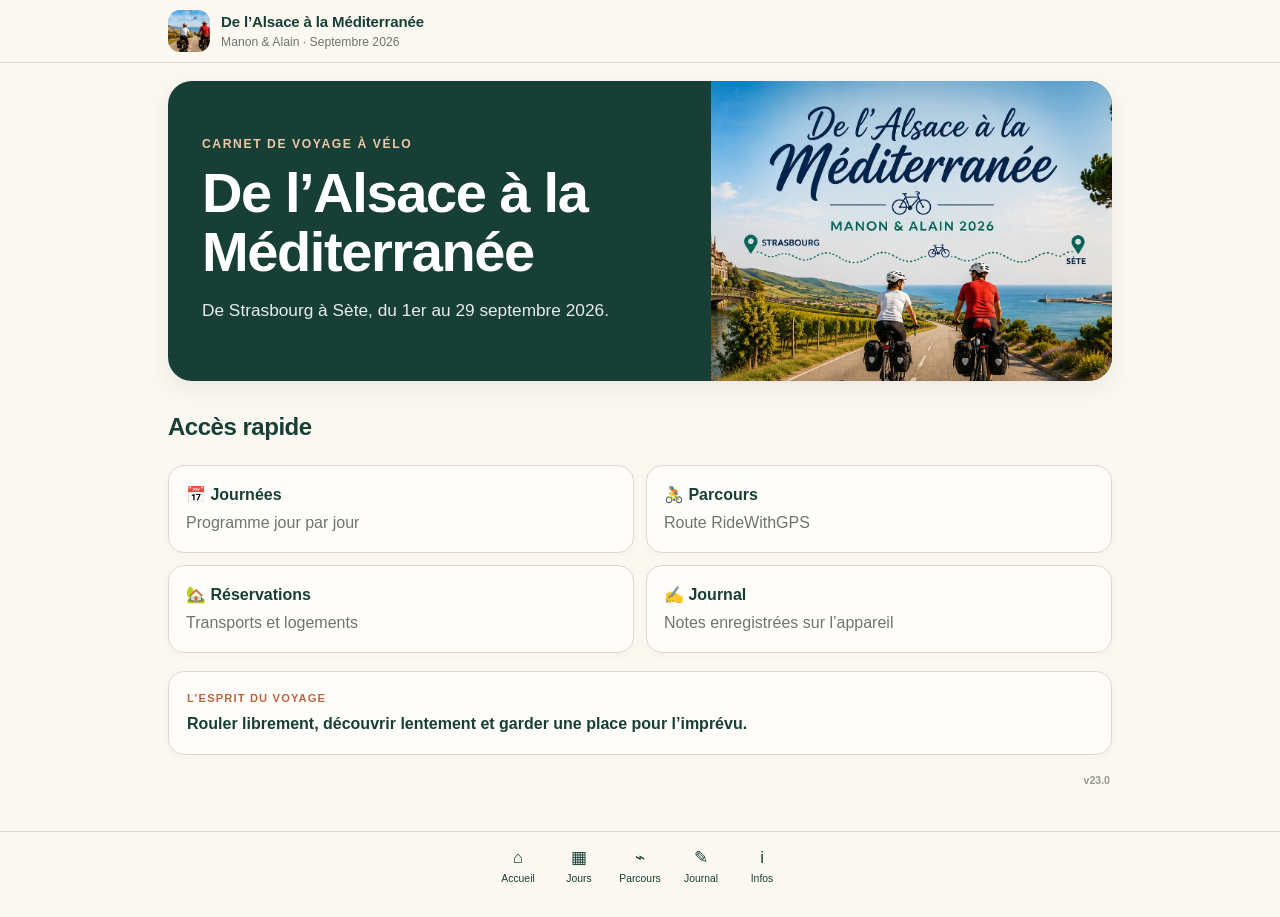
<file: index.html>
<!doctype html>
<html lang="fr">
<head>
  <meta charset="utf-8">
  <meta name="viewport" content="width=device-width,initial-scale=1,viewport-fit=cover">
  <meta name="theme-color" content="#173f35">
  <meta name="apple-mobile-web-app-capable" content="yes">
  <meta name="apple-mobile-web-app-status-bar-style" content="default">
  <meta name="apple-mobile-web-app-title" content="France 2026">
  <link rel="manifest" href="manifest.webmanifest?v=23.0">
  <link rel="apple-touch-icon" sizes="180x180" href="icon-180-v2920.png">
  <link rel="icon" type="image/png" sizes="192x192" href="icon-192-v2920.png">
  <link rel="stylesheet" href="styles.css">
  <title>De l’Alsace à la Méditerranée</title>
</head>
<body>
<header class="top">
  <div class="topin">
    <img class="mini-logo" src="icon-192-v2920.png" alt="" aria-hidden="true" style="width:42px;height:42px;border-radius:12px;object-fit:cover;display:block;">
    <div><strong>De l’Alsace à la Méditerranée</strong><small>Manon &amp; Alain · Septembre 2026</small></div>
  </div>
</header>

<main>
<section id="accueil" class="screen active">
  <div class="hero">
    <div class="hero-copy">
      <p class="eyebrow">CARNET DE VOYAGE À VÉLO</p>
      <h1>De l’Alsace à la Méditerranée</h1>
      <p class="lead">De Strasbourg à Sète, du 1er au 29 septembre 2026.</p>
      
    </div>
    <div class="hero-art"><img src="cyclistes-hero.jpg" alt="De l’Alsace à la Méditerranée — Manon & Alain 2026" style="width:100%;height:100%;object-fit:cover;object-position:center center;"></div>
  </div>

  <h2>Accès rapide</h2>
  <div class="grid">
    <a class="card" href="#jours"><b>📅 Journées</b><span>Programme jour par jour</span></a>
    <a class="card" href="#itineraire"><b>🚴 Parcours</b><span>Route RideWithGPS</span></a>
    <a class="card" href="#reservations"><b>🏡 Réservations</b><span>Transports et logements</span></a>
    <a class="card" href="#journal"><b>✍️ Journal</b><span>Notes enregistrées sur l’appareil</span></a>
  </div>
  <div class="spirit"><small>L’ESPRIT DU VOYAGE</small><strong>Rouler librement, découvrir lentement et garder une place pour l’imprévu.</strong></div>
  <p class="home-version" aria-label="Version de l’application">v23.0</p>

</section>

<section id="jours" class="screen"><h1>Les journées</h1><p class="muted">Les quatre premières journées sont détaillées. Le voyage à vélo commence le 5 septembre.</p><div id="dayList" class="days"></div></section>
<section id="day" class="screen"><button class="back" data-go="jours">← Toutes les journées</button><div id="dayContent"></div></section>

<section id="itineraire" class="screen">
  <h1>Liste des itinéraires RideWithGPS</h1>
  <p class="muted">Tous les parcours GPX prévus pour le voyage à vélo.</p>
  <div class="route-list">
    <a class="route-item" href="https://ridewithgps.com/routes/53578421?privacy_code=kkxuelJLVp05PTeBOPnZdw6jLSiA1Exd" target="_blank" rel="noopener">
      <span class="route-icon">🌍</span>
      <span><strong>Strasbourg → Sète</strong><small>Parcours complet</small></span>
    </a>
    <a class="route-item" href="https://ridewithgps.com/routes/56990566" target="_blank" rel="noopener">
      <span class="route-icon">🚴</span><span><strong>Strasbourg → Barr</strong><small>5 septembre 2026</small></span>
    </a>
    <a class="route-item" href="https://ridewithgps.com/routes/56138400" target="_blank" rel="noopener">
      <span class="route-icon">🚴</span><span><strong>Barr → Colmar</strong><small>6 septembre 2026</small></span>
    </a>
    <a class="route-item" href="https://ridewithgps.com/routes/57036457" target="_blank" rel="noopener">
      <span class="route-icon">🚴</span><span><strong>Colmar → Cernay</strong><small>7 septembre 2026</small></span>
    </a>
    <a class="route-item" href="https://ridewithgps.com/routes/57052160" target="_blank" rel="noopener">
      <span class="route-icon">🚴</span><span><strong>Cernay → Colombier-Fontaine</strong><small>8 septembre 2026</small></span>
    </a>
    <a class="route-item" href="https://ridewithgps.com/routes/57070393" target="_blank" rel="noopener">
      <span class="route-icon">🚴</span><span><strong>Colombier-Fontaine → Roche-lez-Beaupré</strong><small>9 septembre 2026</small></span>
    </a>
    <a class="route-item" href="https://ridewithgps.com/routes/57084400" target="_blank" rel="noopener">
      <span class="route-icon">🚴</span><span><strong>Roche-lez-Beaupré → Dole</strong><small>10 septembre 2026</small></span>
    </a>
    <a class="route-item" href="https://ridewithgps.com/routes/56267399" target="_blank" rel="noopener">
      <span class="route-icon">🚴</span><span><strong>Dole → Marsannay-la-Côte</strong><small>11 septembre 2026</small></span>
    </a>
    <a class="route-item" href="https://ridewithgps.com/routes/56269077" target="_blank" rel="noopener">
      <span class="route-icon">🚴</span><span><strong>Marsannay-la-Côte - Boucle</strong><small>12 septembre 2026</small></span>
    </a>
    <a class="route-item" href="https://ridewithgps.com/routes/56269293" target="_blank" rel="noopener">
      <span class="route-icon">🚴</span><span><strong>Marsannay-la-Côte → Chalon-sur-Saône</strong><small>14 septembre 2026</small></span>
    </a>
    <a class="route-item" href="https://ridewithgps.com/routes/56273151" target="_blank" rel="noopener">
      <span class="route-icon">🚴</span><span><strong>Chalon-sur-Saône → Mâcon</strong><small>15 septembre 2026</small></span>
    </a>
    <a class="route-item" href="jour-16-macon-train-givors-condrieu.gpx" target="_blank" rel="noopener">
      <span class="route-icon">🚆🚴</span><span><strong>Mâcon → Givors Ville (train) → Condrieu</strong><small>16 septembre 2026</small></span>
    </a>
    <a class="route-item" href="jour-17-condrieu-tain-lhermitage.gpx" target="_blank" rel="noopener">
      <span class="route-icon">🚴</span><span><strong>Condrieu → Tain-l’Hermitage</strong><small>17 septembre 2026</small></span>
    </a>
    <a class="route-item" href="https://ridewithgps.com/routes/56830705" target="_blank" rel="noopener">
      <span class="route-icon">🚴</span><span><strong>Tain-l’Hermitage → Montélimar</strong><small>20 septembre 2026</small></span>
    </a>
    <a class="route-item" href="https://ridewithgps.com/routes/56876673" target="_blank" rel="noopener">
      <span class="route-icon">🚴</span><span><strong>Montélimar → Orange</strong><small>21 septembre 2026</small></span>
    </a>
    <a class="route-item" href="https://ridewithgps.com/routes/56885622" target="_blank" rel="noopener">
      <span class="route-icon">🚴</span><span><strong>Orange → Avignon</strong><small>22 septembre 2026</small></span>
    </a>
    <a class="route-item" href="jour-24-avignon-gallician.gpx" target="_blank" rel="noopener">
      <span class="route-icon">🚴</span><span><strong>Avignon → Gallician</strong><small>24 septembre 2026</small></span>
    </a>
  </div>
</section>

<section id="reservations" class="screen">
  <h1>Réservations et transports</h1>

  <div class="panel">
    <b>🚐 Aéronavette — aller-retour Montréal-Trudeau</b>
    <p><strong>Dossier :</strong> 201622<br>
    <strong>Aller :</strong> 31 août 2026 — Magog → Montréal-Trudeau, pour le vol TS574 vers Lyon à 23 h 25<br>
    <strong>Retour :</strong> 29 septembre 2026 — arrivée du vol TS575 de Lyon à 16 h 15, puis Montréal-Trudeau → Magog<br>
    <strong>Bagages surdimensionnés :</strong> 2 sacs à vélo</p>
    <a href="aeronavette-reservation.pdf" target="_blank" rel="noopener">Voir la réservation Aéronavette</a>
  </div>

  <div class="panel"><b>Lyon — 1er et 2 septembre</b><p>14, rue Saint-Victorien, 69003 Lyon</p><a href="https://maps.apple.com/?q=14%20Rue%20Saint-Victorien%2C%2069003%20Lyon" target="_blank" rel="noopener" class="reservation-action">📍 Ouvrir dans Apple Plans</a></div>

  <div class="panel">
    <b>📦 Bounce — consigne de bagages · 2 au 27 septembre</b>
    <p><strong>Lieu :</strong> Hôtel Restaurant Campanile Lyon Gare Part-Dieu<br>
    <strong>Adresse :</strong> 31, rue Maurice Flandin, 69003 Lyon<br>
    <strong>Dépôt :</strong> 2 septembre 2026 à 10 h<br>
    <strong>Récupération :</strong> 27 septembre 2026 à 17 h<br>
    <strong>Code de réservation :</strong> RHQDAPG4<br>
    <strong>Bagage :</strong> 1 hors format</p>
    <a href="https://maps.apple.com/?saddr=14%20Rue%20Saint-Victorien%2C%2069003%20Lyon&daddr=31%20Rue%20Maurice%20Flandin%2C%2069003%20Lyon" target="_blank" rel="noopener" class="reservation-action">🗺️ Itinéraire Airbnb → Bounce</a>
  </div>
  <div class="panel"><b>Strasbourg — 3 et 4 septembre</b><p>17, rue des Orfèvres, 67000 Strasbourg</p><a href="https://maps.apple.com/?q=17%20Rue%20des%20Orfevres%2C%20Strasbourg" target="_blank" rel="noopener" class="reservation-action">📍 Ouvrir dans Apple Plans</a></div>
  <div class="panel"><b>Aéroport de Lyon → Part-Dieu</b><p>Rhônexpress.</p><a href="https://www.rhonexpress.fr/" target="_blank" rel="noopener" class="reservation-action">🎟️ Ouvrir la billetterie Rhônexpress</a></div>
  <div class="panel warning"><b>Train Lyon → Strasbourg</b><p>Horaire et réservation des deux vélos à confirmer. Ne pas considérer cette section comme une réservation.</p><a href="https://www.sncf-connect.com/" target="_blank" rel="noopener">SNCF Connect</a></div>
</section>

<section id="journal" class="screen"><h1>Journal de route</h1><p class="muted">Les notes restent enregistrées dans ce navigateur sur cet appareil.</p><label>Date ou titre<input id="noteTitle" placeholder="Ex. 8 septembre — une belle rencontre"></label><label>Votre note<textarea id="noteText" rows="8" placeholder="Écrivez ici..."></textarea></label><button class="btn" id="saveNote">Enregistrer la note</button><div id="notes"></div></section>

<section id="infos" class="screen">
  <h1>Informations utiles</h1>
  <p class="muted">Renseignements pratiques pour le voyage. Aucun document confidentiel n’est conservé dans le site.</p>

  <div class="panel warning">
    <b>Urgence en France</b>
    <p><strong>112</strong> — numéro d’urgence européen<br>
    <strong>15</strong> — SAMU, urgence médicale<br>
    <strong>17</strong> — Police<br>
    <strong>18</strong> — Pompiers</p>
  </div>

  <div class="panel">
    <b>Assurance médicale Manuvie</b>
    <p><strong>Numéros de téléphone</strong><br>
    Canada et États-Unis : <a href="tel:+18888818010">1 888 881-8010</a><br>
    Ailleurs dans le monde, à frais virés : <a href="tel:+15199458346">1 519 945-8346</a></p>
    <p><strong>Numéros de contrat</strong><br>
    Alain : CMX108213034<br>
    Manon : CMX459519649</p>
    <p class="note">Communiquer avec le centre d’assistance avant un traitement lorsque la situation le permet. Les contrats complets demeurent dans iCloud Drive ou dans l’application Fichiers.</p>
  </div>

  <div class="panel">
    <b>Applications utiles</b>
    <p><a href="https://ridewithgps.com/" target="_blank" rel="noopener">RideWithGPS</a><br>
    <a href="https://www.sncf-connect.com/" target="_blank" rel="noopener">SNCF Connect</a><br>
    <a href="https://maps.apple.com/" target="_blank" rel="noopener">Apple Plans</a></p>
  </div>


  <div class="panel">
    <b>🚴 Dupliquer un itinéraire dans RideWithGPS sur iPad</b>
    <ol>
      <li>Ouvrir <strong>Bibliothèque</strong>, puis <strong>Itinéraires</strong>.</li>
      <li>Ouvrir l’itinéraire à dupliquer.</li>
      <li>Toucher <strong>Planifier</strong> au bas de l’écran.</li>
      <li>Dans le planificateur, toucher <strong>Terminé</strong>, sans modifier le tracé.</li>
      <li>Toucher <strong>Enregistrer</strong>.</li>
      <li>Choisir <strong>Enregistrer comme nouveau</strong> (<em>Save as New</em>).</li>
      <li>Donner un nouveau nom à la copie, puis enregistrer.</li>
    </ol>
    <p class="note">La copie peut ensuite être modifiée sans toucher à l’itinéraire original.</p>
  </div>

  <div class="panel">
    <b>📲 Mise à jour du site sur GitHub — tablette</b>
    <ol>
      <li>Télécharger le fichier <strong>vX.X.X-France2026.zip</strong> depuis ChatGPT.</li>
      <li>Dans <strong>Fichiers &gt; Téléchargements</strong>, toucher le ZIP pour le décompresser.</li>
      <li>Dans Safari, ouvrir le dépôt <strong>FranceVelo2026</strong> sur GitHub.</li>
      <li>Choisir <strong>Add file &gt; Upload files</strong>.</li>
      <li>Sélectionner <strong>tout le contenu</strong> du dossier décompressé, et non le dossier lui-même.</li>
      <li>Attendre la fin du téléversement, inscrire « Mise à jour vX.X.X », puis toucher <strong>Commit changes</strong>.</li>
      <li>Après environ une minute, rouvrir le site et vérifier le numéro de version dans Informations.</li>
    </ol>
    <p class="note">Si l’ancienne version reste affichée, fermer le site puis le rouvrir dans Safari.</p>
  </div>
<p><strong>Version actuelle : v23.0</strong></p>
</section>
</main>

<nav class="bottom"><a href="#accueil">⌂<span>Accueil</span></a><a href="#jours">▦<span>Jours</span></a><a href="#itineraire">⌁<span>Parcours</span></a><a href="#journal">✎<span>Journal</span></a><a href="#infos">i<span>Infos</span></a></nav>
<script src="app.js?v=9.1"></script>
</body>
</html>
</file>
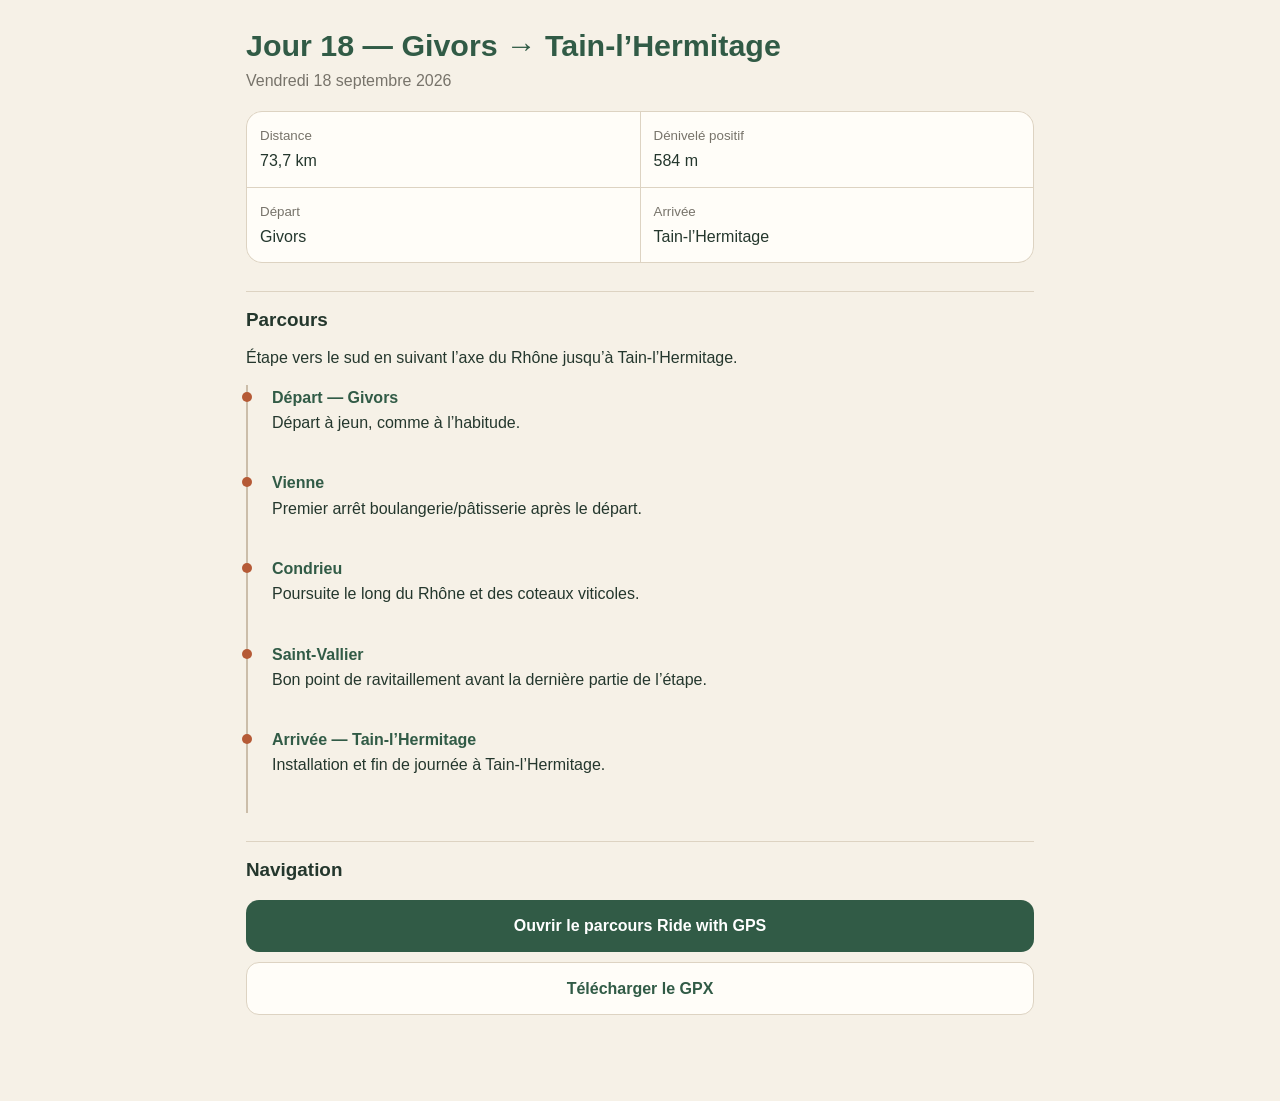
<file: jour18.html>
<!doctype html>
<html lang="fr">
<head>
<meta charset="utf-8">
<meta name="viewport" content="width=device-width,initial-scale=1,viewport-fit=cover">
<title>Jour 18 — Givors → Tain-l’Hermitage</title>
<style>
:root{--bg:#f6f1e7;--paper:#fffdf8;--ink:#24372d;--muted:#77736a;--green:#315b46;--soft:#eee2ca;--line:#ddd3c2;--rust:#b55a36}
*{box-sizing:border-box}
body{margin:0;background:var(--bg);color:var(--ink);font-family:-apple-system,BlinkMacSystemFont,"Segoe UI",Roboto,Helvetica,Arial,sans-serif;line-height:1.58}
main{max-width:820px;margin:auto;padding:24px 16px 70px}
h1{font-size:1.9rem;line-height:1.15;margin:4px 0 5px;color:var(--green)}
h2{font-size:1.18rem;margin:28px 0 10px;padding-top:13px;border-top:1px solid var(--line)}
p{margin:0 0 13px}
.date{color:var(--muted);margin-bottom:18px}
.summary{display:grid;grid-template-columns:repeat(2,1fr);gap:1px;overflow:hidden;border:1px solid var(--line);border-radius:16px;background:var(--line);margin-bottom:20px}
.summary div{background:var(--paper);padding:13px} .summary small{display:block;color:var(--muted);margin-bottom:2px}
.timeline{margin-top:15px} .stop{position:relative;padding:0 0 22px 24px;border-left:2px solid #cbbda9}
.stop:before{content:"";position:absolute;left:-6px;top:7px;width:10px;height:10px;border-radius:50%;background:var(--rust)}
.time{font-weight:850;color:var(--green)}
.actions{display:grid;gap:10px;margin:16px 0}
.button{display:block;padding:13px 15px;border-radius:13px;background:var(--green);color:#fff;font-weight:750;text-align:center;text-decoration:none}
.button.secondary{background:var(--paper);color:var(--green);border:1px solid var(--line)}
@media(max-width:520px){.summary{grid-template-columns:1fr}}
</style>
</head>
<body>
<main>
<section id="jour18">
  <h1>Jour 18 — Givors → Tain-l’Hermitage</h1>
  <p class="date">Vendredi 18 septembre 2026</p>

  <div class="summary">
    <div><small>Distance</small>73,7 km</div>
    <div><small>Dénivelé positif</small>584 m</div>
    <div><small>Départ</small>Givors</div>
    <div><small>Arrivée</small>Tain-l’Hermitage</div>
  </div>

  <h2>Parcours</h2>
  <p>Étape vers le sud en suivant l’axe du Rhône jusqu’à Tain-l’Hermitage.</p>

  <div class="timeline">
    <div class="stop">
      <div class="time">Départ — Givors</div>
      <p>Départ à jeun, comme à l’habitude.</p>
    </div>
    <div class="stop">
      <div class="time">Vienne</div>
      <p>Premier arrêt boulangerie/pâtisserie après le départ.</p>
    </div>
    <div class="stop">
      <div class="time">Condrieu</div>
      <p>Poursuite le long du Rhône et des coteaux viticoles.</p>
    </div>
    <div class="stop">
      <div class="time">Saint-Vallier</div>
      <p>Bon point de ravitaillement avant la dernière partie de l’étape.</p>
    </div>
    <div class="stop">
      <div class="time">Arrivée — Tain-l’Hermitage</div>
      <p>Installation et fin de journée à Tain-l’Hermitage.</p>
    </div>
  </div>

  <h2>Navigation</h2>
  <div class="actions">
    <a class="button" href="https://ridewithgps.com/routes/56790082" target="_blank" rel="noopener">Ouvrir le parcours Ride with GPS</a>
    <a class="button secondary" href="Jour_18_Givors_Tain_l_Hermitage.gpx" download>Télécharger le GPX</a>
  </div>
</section>

</main>
</body>
</html>
</file>
<file: styles.css>
:root{--green:#173f35;--green2:#245848;--paper:#fbf8f2;--card:#fffdfa;--ink:#24312d;--muted:#6c756f;--line:#ded8ce;--rust:#b8673f;--soft:#f0ebe2;--shadow:0 7px 24px rgba(28,48,41,.08)}
*{box-sizing:border-box}html{background:var(--paper);scroll-behavior:smooth}body{margin:0;background:var(--paper);color:var(--ink);font-family:-apple-system,BlinkMacSystemFont,"SF Pro Text","Helvetica Neue",Arial,sans-serif;-webkit-font-smoothing:antialiased;text-rendering:optimizeLegibility;line-height:1.5;padding-bottom:86px}a{color:inherit;text-decoration:none}button,input,textarea{font:inherit}.top{position:sticky;top:0;z-index:50;background:rgba(251,248,242,.94);backdrop-filter:blur(12px);border-bottom:1px solid var(--line)}.topin{max-width:980px;margin:auto;padding:10px 18px;display:flex;align-items:center;gap:11px}.topin div{display:flex;flex-direction:column}.topin strong{font-size:.94rem;color:var(--green);font-weight:700;letter-spacing:-.01em}.topin small{font-size:.76rem;color:var(--muted)}main{max-width:980px;margin:auto;padding:18px 18px 42px}.screen{display:none}.screen.active{display:block}.hero{background:var(--green);color:white;border-radius:24px;overflow:hidden;display:grid;grid-template-columns:minmax(0,1.15fr) minmax(260px,.85fr);min-height:300px;position:relative;box-shadow:var(--shadow)}.hero-copy{padding:34px 34px 38px;display:flex;flex-direction:column;justify-content:center}.hero h1{color:white;font-size:clamp(2rem,5vw,3.5rem);line-height:1.05;margin:.2rem 0 1rem;max-width:620px;font-weight:750;letter-spacing:-.025em}.lead{font-size:1.08rem;opacity:.9;margin:0}.eyebrow{font-size:.76rem;letter-spacing:.13em;text-transform:uppercase;font-weight:800;color:var(--rust);margin:0 0 8px}.hero .eyebrow{color:#f0c8a8}.hero-art{min-height:300px}.home-version{margin:8px 2px 0;text-align:right;color:var(--muted);font-size:.66rem;font-weight:600;opacity:.72}h1{color:var(--green);line-height:1.1}h2{color:var(--green);margin-top:28px;font-weight:750;letter-spacing:-.02em}.grid{display:grid;grid-template-columns:repeat(2,minmax(0,1fr));gap:12px}.card,.panel,.spirit,.fact,.route-item,.dayitem{background:var(--card);border:1px solid var(--line);border-radius:16px;box-shadow:0 2px 10px rgba(28,48,41,.03)}.card{padding:17px;display:flex;flex-direction:column;gap:4px}.card b{color:var(--green);font-weight:700}.card span,.muted,.note{color:var(--muted)}.spirit{margin:18px 0;padding:18px}.spirit small{display:block;font-size:.7rem;letter-spacing:.1em;color:var(--rust);font-weight:800;margin-bottom:5px}.spirit strong{display:block;color:var(--green)}.days{display:grid;gap:9px}.dayitem{display:grid;grid-template-columns:44px 1fr;align-items:center;gap:11px;padding:11px 13px;cursor:pointer}.dayitem.pending{opacity:.62}.daynum{width:38px;height:38px;border-radius:50%;display:grid;place-items:center;background:var(--green);color:white;font-weight:800}.dayitem small{display:block;color:var(--muted);margin-top:2px}.back{border:0;background:transparent;color:var(--green);font-weight:750;padding:7px 0;cursor:pointer}.facts{display:grid;grid-template-columns:repeat(2,minmax(0,1fr));gap:10px;margin:15px 0 22px}.fact{padding:13px 14px}.fact small{display:block;color:var(--muted);font-size:.73rem;text-transform:uppercase;letter-spacing:.04em}.fact b{display:block;color:var(--green);margin-top:2px}.timeline{border-left:2px solid #cbbda9;margin-left:6px;padding-left:20px}.stop{position:relative;padding:0 0 22px}.stop:before{content:"";position:absolute;left:-26px;top:7px;width:10px;height:10px;border-radius:50%;background:var(--rust)}.stop>b{color:var(--green)}.stop p{margin:5px 0 0}.activity-links,.daylinks{display:grid;gap:8px;margin-top:10px}.activity-links a,.daylinks .btn,.btn{display:block;padding:12px 14px;border-radius:13px;background:var(--green);color:white;font-weight:700;border:0;text-align:center}.activity-links a{background:var(--soft);color:var(--green);border:1px solid var(--line);text-align:left}.route-list{display:grid;gap:9px}.route-item{display:flex;align-items:center;gap:12px;padding:13px 15px}.route-item:hover{border-color:#b9aa99}.route-icon{font-size:1.35rem}.route-item span:last-child{display:flex;flex-direction:column}.route-item strong{color:var(--green)}.route-item small{color:var(--muted);margin-top:2px}.panel{padding:16px;margin:12px 0}.panel>b{color:var(--green)}.panel p{margin:.45rem 0}.warning{border-left:4px solid var(--rust)}label{display:block;font-weight:700;color:var(--green);margin:14px 0 7px}input,textarea{width:100%;border:1px solid var(--line);border-radius:12px;padding:12px;background:white;color:var(--ink)}.bottom{position:fixed;left:0;right:0;bottom:0;z-index:60;display:flex;justify-content:center;gap:3px;padding:8px 8px calc(8px + env(safe-area-inset-bottom));background:rgba(251,248,242,.96);backdrop-filter:blur(14px);border-top:1px solid var(--line)}.bottom a{min-width:58px;padding:5px 8px;display:flex;flex-direction:column;align-items:center;font-size:1.05rem;color:var(--green)}.bottom a span{font-size:.65rem;margin-top:1px}ol{padding-left:1.25rem}@media(max-width:720px){main{padding:14px 14px 36px}.hero{grid-template-columns:1fr;min-height:auto}.hero-copy{padding:25px 22px 24px}.hero-art{height:180px;min-height:0}.grid,.facts{grid-template-columns:1fr 1fr}.hero h1{font-size:2.15rem}}@media(max-width:430px){.grid,.facts{grid-template-columns:1fr}.topin{padding-left:14px;padding-right:14px}.hero-art{height:155px}}

/* Liens d’action plus visibles dans Réservations */
#reservations .reservation-action{display:inline-flex;align-items:center;justify-content:center;gap:7px;margin-top:8px;padding:11px 14px;border-radius:12px;background:var(--green);color:#fff;font-weight:750;box-shadow:0 2px 8px rgba(23,63,53,.16)}
#reservations .reservation-action:active{transform:translateY(1px)}
</file>
